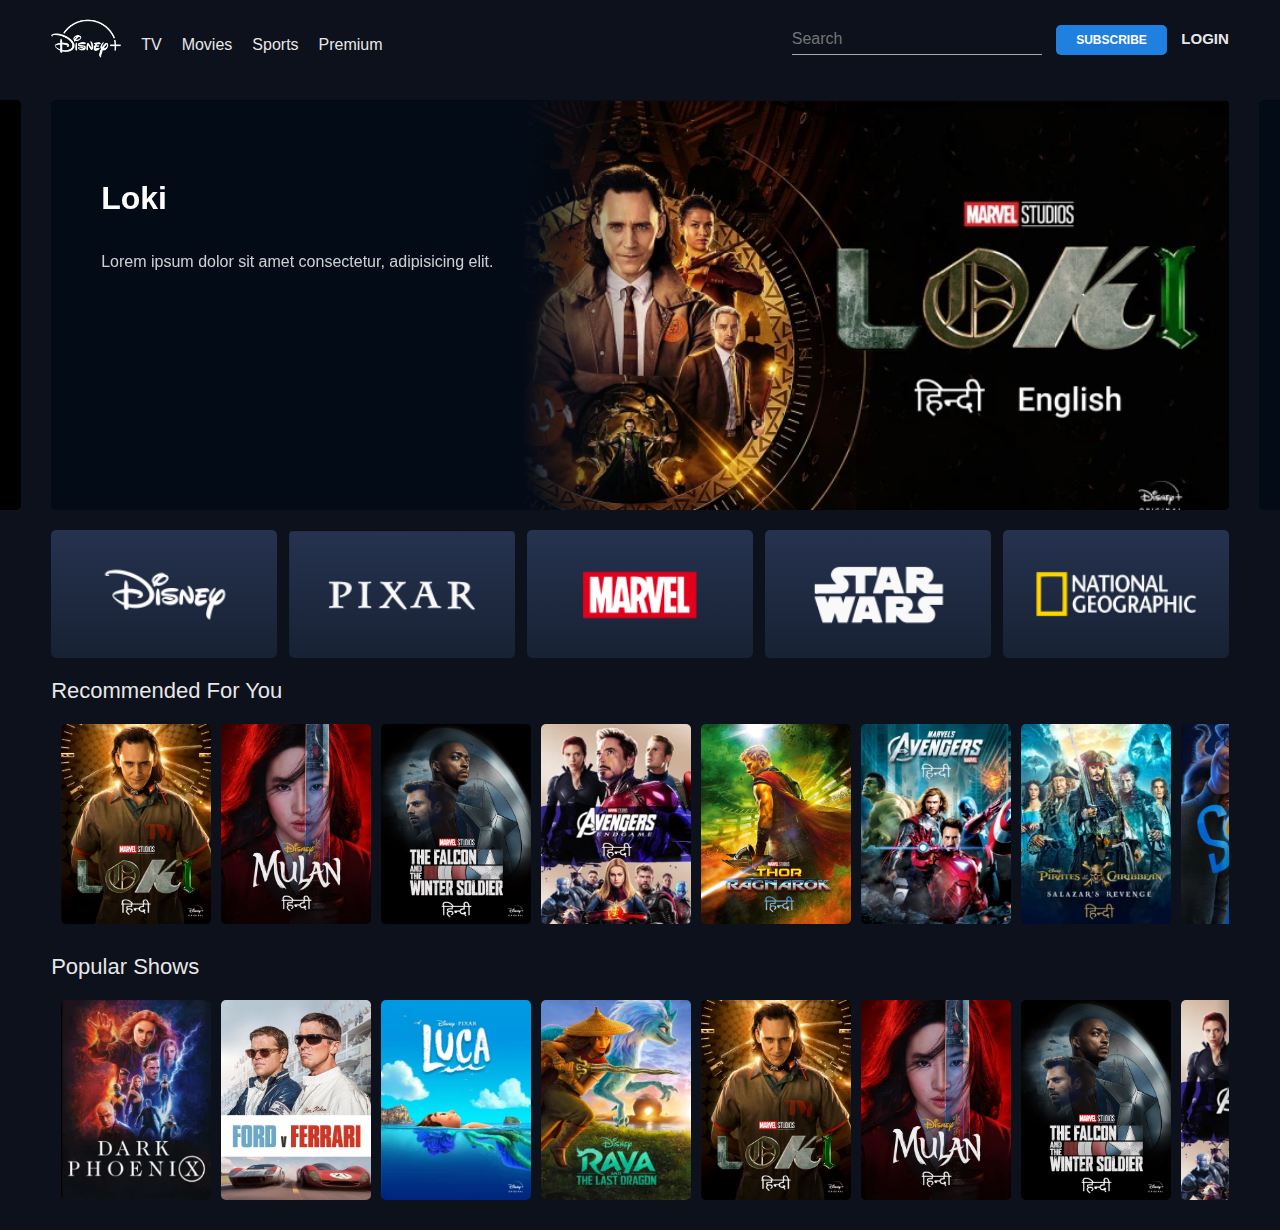
<file: index.html>
<!DOCTYPE html>
<html lang="en">
  <head>
    <meta charset="UTF-8" />
    <meta name="viewport" content="width=device-width, initial-scale=1.0" />
    <meta http-equiv="X-UA-Compatible" content="ie=edge" />
    <title>Disney+ Clone</title>
    <link rel="stylesheet" href="./style.css" />
    <script src="https://ajax.googleapis.com/ajax/libs/jquery/3.7.0/jquery.min.js"></script>
  </head>
  <body>
    <nav class="navbar">
      <img src="./images/logo.png" class="brand-logo" alt="Logo" />
      <ul class="nav-links">
        <li class="nav-items"><a href="#">TV</a></li>
        <li class="nav-items"><a href="#">Movies</a></li>
        <li class="nav-items"><a href="#">Sports</a></li>
        <li class="nav-items"><a href="#">Premium</a></li>
      </ul>
      <div class="right-container">
        <input type="text" class="search-box" placeholder="Search" />
        <button class="sub-btn">subscribe</button>
        <a href="#" class="login-link">Login</a>
      </div>
    </nav>
    <div class="carousel-container">
      <div class="carousel">
        <!-- <div class="slider">
          <div class="slide-content">
            <h1 class="movie-title">Loki</h1>
            <p class="movie-des">
              Lorem ipsum dolor sit amet consectetur, adipisicing elit. Rem
              illum assumenda ex nobis, explicabo quisquam.
            </p>
          </div>
          <img src="images/slider 1.PNG" alt="" />
        </div> -->
      </div>
    </div>
    <div class="video-card-container">
      <div class="video-card">
        <img src="images/disney.PNG" class="video-card-image" alt="disney" />
        <video src="videos/disney.mp4" muted loop class="card-video"></video>
      </div>
      <div class="video-card">
        <img src="images/pixar.PNG" class="video-card-image" alt="pixar" />
        <video src="videos/pixar.mp4" muted loop class="card-video"></video>
      </div>
      <div class="video-card">
        <img src="images/marvel.PNG" class="video-card-image" alt="marvel" />
        <video src="videos/marvel.mp4" muted loop class="card-video"></video>
      </div>
      <div class="video-card">
        <img
          src="images/star-wars.PNG"
          class="video-card-image"
          alt="star-wars"
        />
        <video src="videos/star-war.mp4" muted loop class="card-video"></video>
      </div>
      <div class="video-card">
        <img
          src="images/geographic.PNG"
          class="video-card-image"
          alt="geographic"
        />
        <video
          src="videos/geographic.mp4"
          muted
          loop
          class="card-video"
        ></video>
      </div>
    </div>

    <h1 class="title">Recommended For You</h1>
    <div class="movies-list">
      <button class="pre-btn" title="btn">
        <img src="images/pre.png" alt="previous" />
      </button>
      <button class="nxt-btn" title="btn">
        <img src="images/nxt.png" alt="next" />
      </button>
      <div class="card-container">
        <div class="card">
          <img src="images/poster 1.png" class="card-img" alt="Loki" />
          <div class="card-body">
            <h2 class="name">Loki</h2>
            <h6 class="des">This is the best marvel movie.</h6>
            <button class="wtchlist-btn">add to watchlist</button>
          </div>
        </div>
        <div class="card">
          <img src="images/poster 2.png" class="card-img" alt="Mulan" />
          <div class="card-body">
            <h2 class="name">Mulan</h2>
            <h6 class="des">The fighter girl</h6>
            <button class="wtchlist-btn">add to watchlist</button>
          </div>
        </div>
        <div class="card">
          <img src="images/poster 3.png" class="card-img" alt="falcon" />
          <div class="card-body">
            <h2 class="name">The Falcon and the winter soldier</h2>
            <h6 class="des">Marvels great movie</h6>
            <button class="wtchlist-btn">add to watchlist</button>
          </div>
        </div>
        <div class="card">
          <img src="images/poster 4.png" class="card-img" alt="Avengers" />
          <div class="card-body">
            <h2 class="name">Avengers Endgame</h2>
            <h6 class="des">The last fight of avengers.</h6>
            <button class="wtchlist-btn">add to watchlist</button>
          </div>
        </div>
        <div class="card">
          <img src="images/poster 5.png" class="card-img" alt="Avengers" />
          <div class="card-body">
            <h2 class="name">Avengers Endgame</h2>
            <h6 class="des">The last fight of avengers.</h6>
            <button class="wtchlist-btn">add to watchlist</button>
          </div>
        </div>
        <div class="card">
          <img src="images/poster 6.png" class="card-img" alt="Avengers" />
          <div class="card-body">
            <h2 class="name">Avengers Endgame</h2>
            <h6 class="des">The last fight of avengers.</h6>
            <button class="wtchlist-btn">add to watchlist</button>
          </div>
        </div>
        <div class="card">
          <img src="images/poster 7.png" class="card-img" alt="Avengers" />
          <div class="card-body">
            <h2 class="name">Avengers Endgame</h2>
            <h6 class="des">The last fight of avengers.</h6>
            <button class="wtchlist-btn">add to watchlist</button>
          </div>
        </div>
        <div class="card">
          <img src="images/poster 8.png" class="card-img" alt="Avengers" />
          <div class="card-body">
            <h2 class="name">Avengers Endgame</h2>
            <h6 class="des">The last fight of avengers.</h6>
            <button class="wtchlist-btn">add to watchlist</button>
          </div>
        </div>
        <div class="card">
          <img src="images/poster 9.png" class="card-img" alt="Avengers" />
          <div class="card-body">
            <h2 class="name">Avengers Endgame</h2>
            <h6 class="des">The last fight of avengers.</h6>
            <button class="wtchlist-btn">add to watchlist</button>
          </div>
        </div>
        <div class="card">
          <img src="images/poster 10.png" class="card-img" alt="Avengers" />
          <div class="card-body">
            <h2 class="name">Avengers Endgame</h2>
            <h6 class="des">The last fight of avengers.</h6>
            <button class="wtchlist-btn">add to watchlist</button>
          </div>
        </div>
        <div class="card">
          <img src="images/poster 11.png" class="card-img" alt="Avengers" />
          <div class="card-body">
            <h2 class="name">Avengers Endgame</h2>
            <h6 class="des">The last fight of avengers.</h6>
            <button class="wtchlist-btn">add to watchlist</button>
          </div>
        </div>
        <div class="card">
          <img src="images/poster 12.png" class="card-img" alt="Avengers" />
          <div class="card-body">
            <h2 class="name">Avengers Endgame</h2>
            <h6 class="des">The last fight of avengers.</h6>
            <button class="wtchlist-btn">add to watchlist</button>
          </div>
        </div>
      </div>
    </div>

    <h1 class="title">Popular Shows</h1>
    <div class="movies-list">
      <button class="pre-btn" title="btn">
        <img src="images/pre.png" alt="previous" />
      </button>
      <button class="nxt-btn" title="btn">
        <img src="images/nxt.png" alt="next" />
      </button>
      <div class="card-container">
        <div class="card">
          <img src="images/poster 12.png" class="card-img" alt="Loki" />
          <div class="card-body">
            <h2 class="name">Loki</h2>
            <h6 class="des">This is the best marvel movie.</h6>
            <button class="wtchlist-btn">add to watchlist</button>
          </div>
        </div>
        <div class="card">
          <img src="images/poster 11.png" class="card-img" alt="Mulan" />
          <div class="card-body">
            <h2 class="name">Mulan</h2>
            <h6 class="des">The fighter girl</h6>
            <button class="wtchlist-btn">add to watchlist</button>
          </div>
        </div>
        <div class="card">
          <img src="images/poster 10.png" class="card-img" alt="falcon" />
          <div class="card-body">
            <h2 class="name">The Falcon and the winter soldier</h2>
            <h6 class="des">Marvels great movie</h6>
            <button class="wtchlist-btn">add to watchlist</button>
          </div>
        </div>
        <div class="card">
          <img src="images/poster 9.png" class="card-img" alt="Avengers" />
          <div class="card-body">
            <h2 class="name">Avengers Endgame</h2>
            <h6 class="des">The last fight of avengers.</h6>
            <button class="wtchlist-btn">add to watchlist</button>
          </div>
        </div>
        <div class="card">
          <img src="images/poster 1.png" class="card-img" alt="Avengers" />
          <div class="card-body">
            <h2 class="name">Avengers Endgame</h2>
            <h6 class="des">The last fight of avengers.</h6>
            <button class="wtchlist-btn">add to watchlist</button>
          </div>
        </div>
        <div class="card">
          <img src="images/poster 2.png" class="card-img" alt="Avengers" />
          <div class="card-body">
            <h2 class="name">Avengers Endgame</h2>
            <h6 class="des">The last fight of avengers.</h6>
            <button class="wtchlist-btn">add to watchlist</button>
          </div>
        </div>
        <div class="card">
          <img src="images/poster 3.png" class="card-img" alt="Avengers" />
          <div class="card-body">
            <h2 class="name">Avengers Endgame</h2>
            <h6 class="des">The last fight of avengers.</h6>
            <button class="wtchlist-btn">add to watchlist</button>
          </div>
        </div>
        <div class="card">
          <img src="images/poster 4.png" class="card-img" alt="Avengers" />
          <div class="card-body">
            <h2 class="name">Avengers Endgame</h2>
            <h6 class="des">The last fight of avengers.</h6>
            <button class="wtchlist-btn">add to watchlist</button>
          </div>
        </div>
      </div>
    </div>
    <script src="index.js" async></script>
  </body>
</html>
</file>
<file: style.css>
* {
    margin: 0;
    padding: 0;
    box-sizing: border-box;
  }
  body {
    width: 100%;
    background: #0c111b;
    position: relative;
    font-family: roboto, sans-serif;
  }
  .navbar {
    width: 100%;
    height: 80px;
    position: fixed;
    top: 0;
    left: 0;
    padding: 0 4%;
    background: #0c111b;
    z-index: 0;
    display: flex;
    align-items: center;
  }
  .brand-logo {
    height: 70px;
  }
  .nav-links {
    margin-top: 10px;
    display: flex;
    list-style: none;
  }
  .nav-items a {
    text-decoration: none;
    margin-left: 20px;
    text-transform: capitalize;
    color: #fff;
    opacity: 0.9;
  }
  .right-container {
    display: block;
    margin-left: auto;
  }
  .search-box {
    border: none;
    border-bottom: 1px solid #aaa;
    background: transparent;
    outline: none;
    height: 30px;
    color: #fff;
    width: 250px;
    text-transform: capitalize;
    font-size: 16px;
    font-weight: 500;
    transition: 0.5s;
  }
  .search-box:focus {
    width: 400px;
    border-color: #1f80e0;
  }
  .sub-btn {
    background: #1f80e0;
    height: 30px;
    padding: 0 20px;
    color: #fff;
    border-radius: 5px;
    border: none;
    outline: none;
    text-transform: uppercase;
    font-weight: 700;
    font-size: 12px;
    margin: 0 10px;
  }
  .login-link {
    color: #fff;
    opacity: 0.9;
    text-transform: uppercase;
    font-size: 15px;
    font-weight: 700;
    text-decoration: none;
  }
  .carousel-container {
    position: relative;
    width: 100%;
    height: 450px;
    padding: 20px 0;
    overflow: hidden;
    margin-top: 80px;
  }
  .carousel {
    display: flex;
    width: 92%;
    height: 100%;
    position: relative;
    margin: auto;
  }
  .slider {
    flex: 0 0 auto;
    margin-right: 30px;
    position: relative;
    background: rgba(0, 0, 0, 0.5);
    border-radius: 5px;
    width: 100%;
    height: 100%;
    left: 0;
    transition: 1s;
    overflow: hidden;
  }
  .slider img {
    width: 70%;
    min-height: 100%;
    object-fit: cover;
    display: block;
    margin-left: auto;
  }
  .slide-content {
    position: absolute;
    width: 50%;
    height: 100%;
    z-index: 2;
    background: linear-gradient(to right, #030b17 80%, #0c111b00);
    color: #fff;
  }
  .movie-title {
    padding-left: 50px;
    text-transform: capitalize;
    margin-top: 80px;
  }
  .movie-des {
    width: 80%;
    line-height: 30px;
    padding-left: 50px;
    margin-top: 30px;
    opacity: 0.8;
  }
  .video-card-container {
    position: relative;
    width: 92%;
    margin: auto;
    height: 10vw;
    display: flex;
    margin-bottom: 20px;
    justify-content: space-between;
  }
  .video-card {
    position: relative;
    min-width: calc(100% / 5 - 10px);
    width: calc(100% / 5 - 10px);
    height: 100%;
    border-radius: 5px;
    overflow: hidden;
    background-color: #030b17;
  }
  .card-video,
  .video-card-image {
    width: 100%;
    height: 100%;
    object-fit: cover;
  }
  .card-video {
    position: absolute;
  }
  .video-card:hover .video-card-image {
    display: none;
  }
  .title {
    color: #fff;
    opacity: 0.9;
    padding-left: 4%;
    text-transform: capitalize;
    font-size: 22px;
    font-weight: 500;
  }
  .movies-list {
    width: 100%;
    height: 220px;
    position: relative;
    margin: 10px 0 20px;
  }
  .card-container {
    position: relative;
    width: 92%;
    padding-left: 10px;
    height: 220px;
    display: flex;
    margin: 0 auto;
    align-items: center;
    overflow-x: auto;
    overflow-y: visible;
    scroll-behavior: smooth;
  }
  
  .card-container::-webkit-scrollbar {
    display: none;
  }
  
  .card {
    position: relative;
    min-width: 150px;
    width: 150px;
    height: 200px;
    border-radius: 5px;
    overflow: hidden;
    margin-right: 10px;
    transition: 0.5s;
  }
  .card-img {
    width: 100%;
    height: 100%;
    object-fit: cover;
  }
  .card:hover {
    transform: scale(1.1);
  }
  .card:hover .card-body {
    opacity: 1;
  }
  
  .card-body {
    opacity: 0;
    width: 100%;
    height: 100%;
    position: absolute;
    top: 0;
    left: 0;
    z-index: 2;
    background: linear-gradient(to bottom, rgba(4, 8, 15, 0), #192133 90%);
    padding: 10px;
    transition: 0.5s;
  }
  
  .name {
    color: #fff;
    font-size: 15px;
    font-weight: 500;
    text-transform: capitalize;
    margin-top: 60%;
  }
  
  .des {
    color: #fff;
    opacity: 0.8;
    margin: 5px 0;
    font-weight: 500;
    font-size: 12px;
  }
  
  .watchlist-btn {
    position: relative;
    width: 100%;
    text-transform: capitalize;
    background: none;
    border: none;
    font-weight: 500;
    text-align: right;
    color: rgba(255, 255, 255, 0.5);
    margin: 5px 0;
    cursor: pointer;
    padding: 10px 5px;
    border-radius: 5px;
  }
  
  .watchlist-btn::before {
    content: "";
    position: absolute;
    top: 0;
    left: -5px;
    height: 35px;
    width: 35px;
    background-image: url(images/add.png);
    background-size: cover;
    transform: scale(0.4);
  }
  
  .watchlist-btn:hover {
    color: #fff;
    background: rgba(255, 255, 255, 0.1);
  }
  
  .pre-btn,
  .nxt-btn {
    position: absolute;
    top: 0;
    width: 5%;
    height: 100%;
    z-index: 2;
    border: none;
    cursor: pointer;
    outline: none;
  }
  
  .pre-btn {
    left: 0;
    background: linear-gradient(to right, #0c111b 0%, #0c111b00);
  }
  
  .nxt-btn {
    right: 0;
    background: linear-gradient(to left, #0c111b 0%, #0c111b00);
  }
  
  .pre-btn img,
  .nxt-btn img {
    width: 15px;
    height: 20px;
    opacity: 0;
  }
  
  .pre-btn:hover img,
  .nxt-btn:hover img {
    opacity: 1;
  }
</file>
